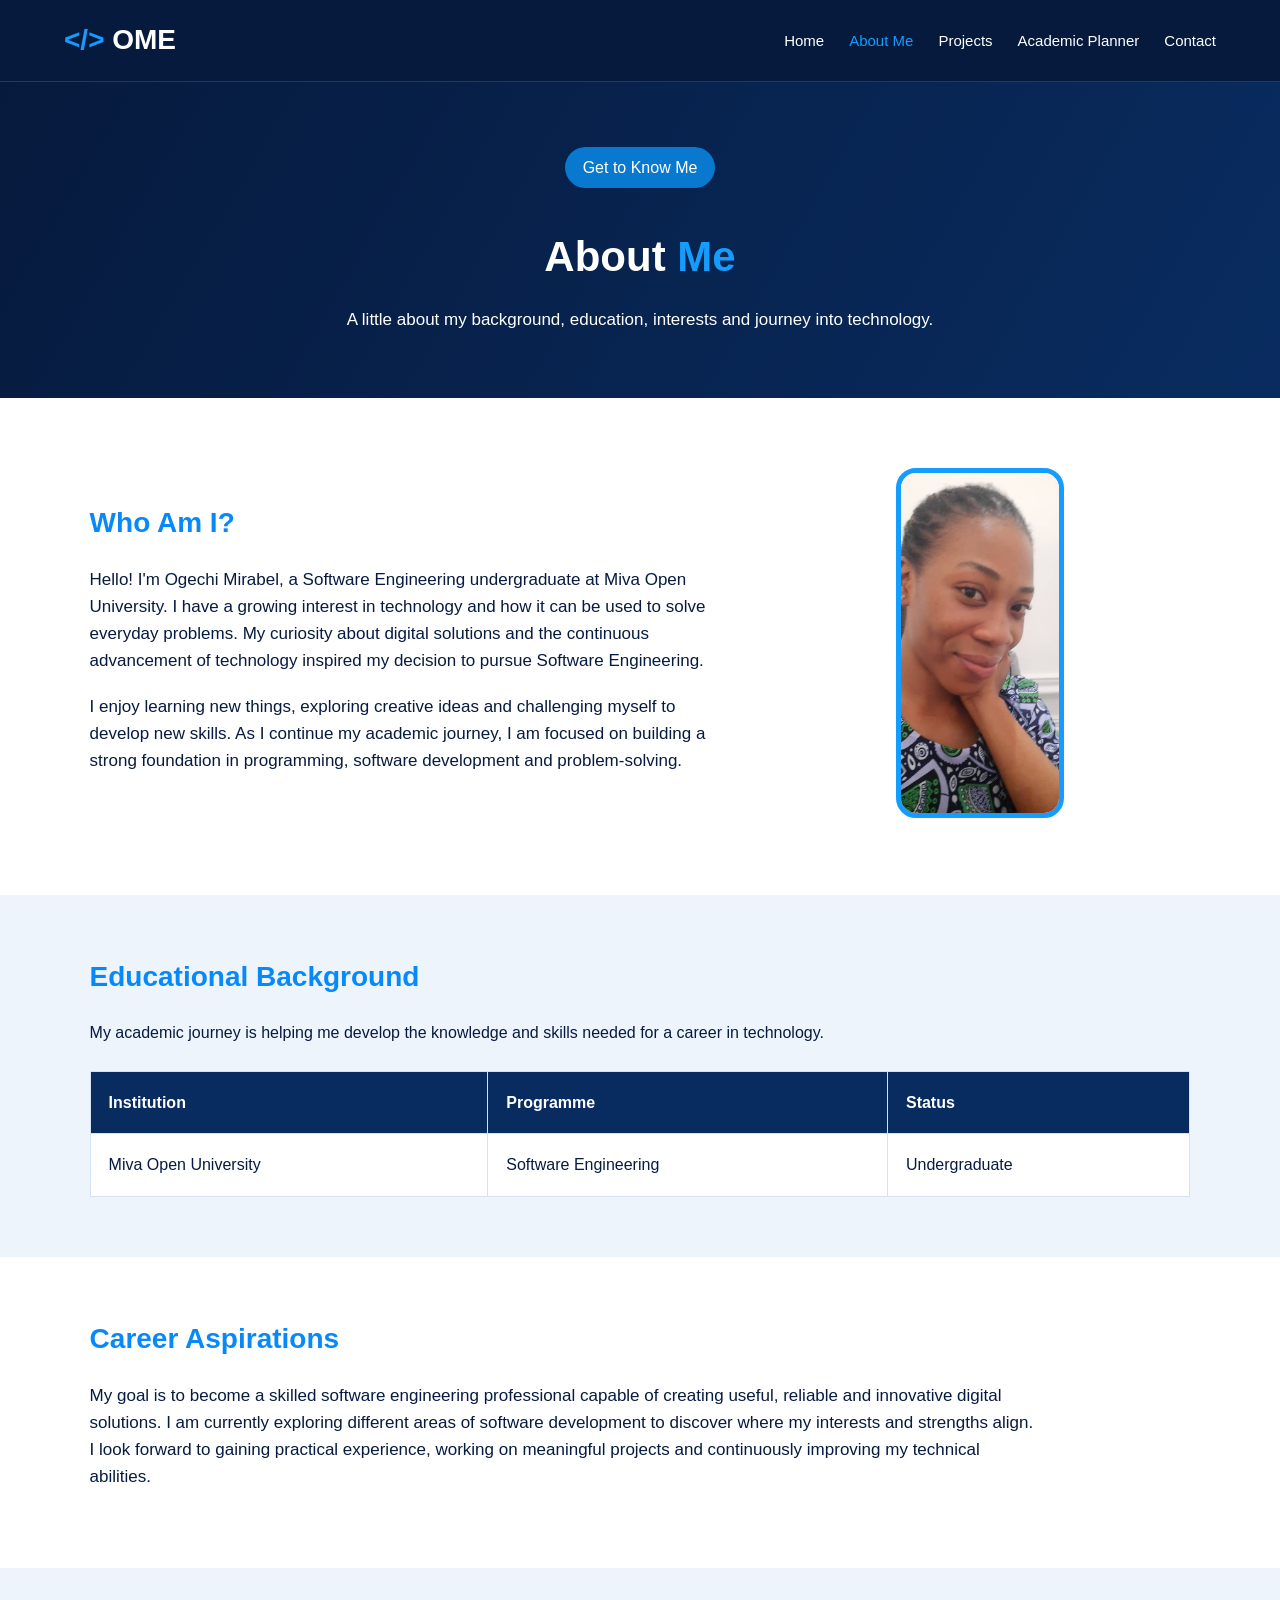
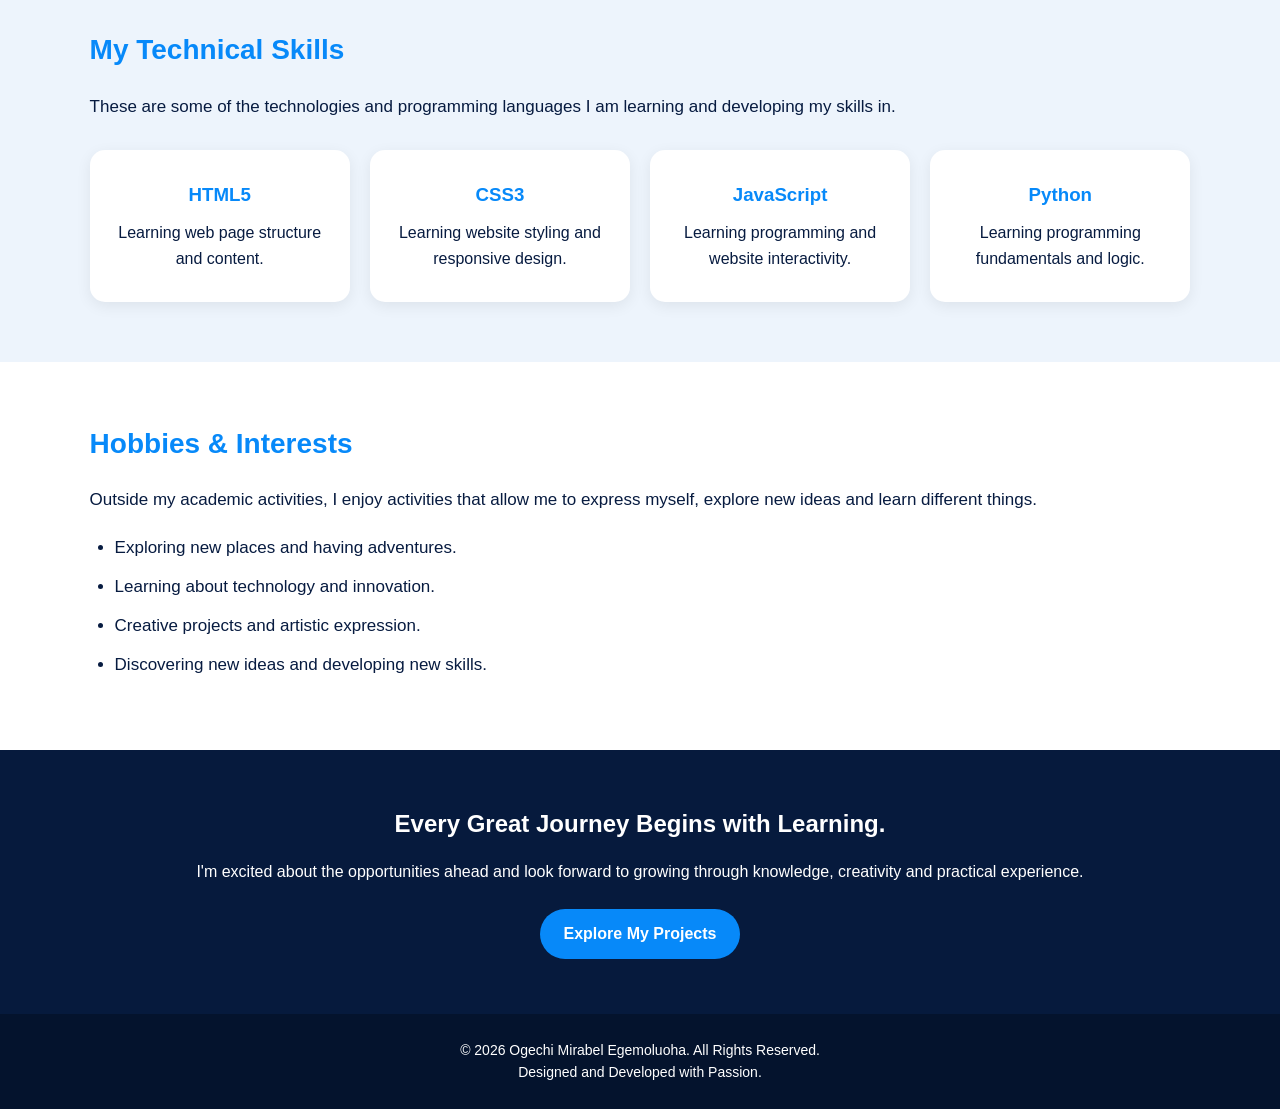
<file: about.html>
<!DOCTYPE html>
<html lang="en">

<head>
    <meta charset="UTF-8">
    <meta name="viewport" content="width=device-width, initial-scale=1.0">

    <meta name="description" content="Learn more about Ogechi Mirabel, her educational background, interests, technical skills and career aspirations.">

    <title>About Me | Ogechi Mirabel</title>

    <link rel="stylesheet" href="css/style.css">

    <script src="js/script.js" defer></script>
</head>

<body>

    <!-- HEADER -->
    <header>
        <nav class="navbar">

            <a href="index.html" class="logo">
                <span>&lt;/&gt;</span> OME
            </a>

            <ul class="nav-links">
                <li><a href="index.html">Home</a></li>
                <li><a href="about.html" class="active">About Me</a></li>
                <li><a href="projects.html">Projects</a></li>
                <li><a href="planner.html">Academic Planner</a></li>
                <li><a href="contact.html">Contact</a></li>
            </ul>

        </nav>
    </header>


    <!-- MAIN CONTENT -->
    <main>

        <!-- PAGE INTRODUCTION -->
        <section class="page-heading">

            <p class="welcome">Get to Know Me</p>

            <h1>About <span>Me</span></h1>

            <p>
                A little about my background, education,
                interests and journey into technology.
            </p>

        </section>


        <!-- PERSONAL INTRODUCTION -->
        <section class="about-content">

            <div class="about-text">

                <h2>Who Am I?</h2>

                <p>
                    Hello! I'm Ogechi Mirabel, a Software Engineering
                    undergraduate at Miva Open University.

                    I have a growing interest in technology and how
                    it can be used to solve everyday problems.
                    My curiosity about digital solutions and the
                    continuous advancement of technology inspired
                    my decision to pursue Software Engineering.
                </p>

                <p>
                    I enjoy learning new things, exploring creative
                    ideas and challenging myself to develop new skills.

                    As I continue my academic journey, I am focused
                    on building a strong foundation in programming,
                    software development and problem-solving.
                </p>

            </div>

            <div class="about-image">

                <img src="images/1000019509.jpg"
                     alt="Ogechi Mirabel">

            </div>

        </section>


        <!-- EDUCATIONAL BACKGROUND -->
        <section class="education-section">

            <h2>Educational Background</h2>

            <p>
                My academic journey is helping me develop the
                knowledge and skills needed for a career in technology.
            </p>

            <table>

                <thead>
                    <tr>
                        <th>Institution</th>
                        <th>Programme</th>
                        <th>Status</th>
                    </tr>
                </thead>

                <tbody>
                    <tr>
                        <td>Miva Open University</td>
                        <td>Software Engineering</td>
                        <td>Undergraduate</td>
                    </tr>
                </tbody>

            </table>

        </section>


        <!-- CAREER ASPIRATIONS -->
        <section class="career-section">

            <h2>Career Aspirations</h2>

            <p>
                My goal is to become a skilled software engineering
                professional capable of creating useful, reliable
                and innovative digital solutions.

                I am currently exploring different areas of software
                development to discover where my interests and
                strengths align.

                I look forward to gaining practical experience,
                working on meaningful projects and continuously
                improving my technical abilities.
            </p>

        </section>


        <!-- TECHNICAL SKILLS -->
        <section class="skills-section">

            <h2>My Technical Skills</h2>

            <p>
                These are some of the technologies and programming
                languages I am learning and developing my skills in.
            </p>

            <div class="skills-container">

                <div class="skill-card">
                    <h3>HTML5</h3>
                    <p>Learning web page structure and content.</p>
                </div>

                <div class="skill-card">
                    <h3>CSS3</h3>
                    <p>Learning website styling and responsive design.</p>
                </div>

                <div class="skill-card">
                    <h3>JavaScript</h3>
                    <p>Learning programming and website interactivity.</p>
                </div>

                <div class="skill-card">
                    <h3>Python</h3>
                    <p>Learning programming fundamentals and logic.</p>
                </div>

            </div>

        </section>


        <!-- HOBBIES AND INTERESTS -->
        <section class="hobbies-section">

            <h2>Hobbies & Interests</h2>

            <p>
                Outside my academic activities, I enjoy activities
                that allow me to express myself, explore new ideas
                and learn different things.
            </p>

            <ul class="hobbies-list">

                <li>Exploring new places and having adventures.</li>

                <li>Learning about technology and innovation.</li>

                <li>Creative projects and artistic expression.</li>

                <li>Discovering new ideas and developing new skills.</li>

            </ul>

        </section>


        <!-- CLOSING SECTION -->
        <section class="about-banner">

            <h2>Every Great Journey Begins with Learning.</h2>

            <p>
                I'm excited about the opportunities ahead
                and look forward to growing through knowledge,
                creativity and practical experience.
            </p>

            <a href="projects.html" class="btn">
                Explore My Projects
            </a>

        </section>

    </main>


    <!-- FOOTER -->
    <footer>

        <p>
            &copy; 2026 Ogechi Mirabel Egemoluoha.
            All Rights Reserved.
        </p>

        <p>Designed and Developed with Passion.</p>

    </footer>

</body>
</html>
</file>
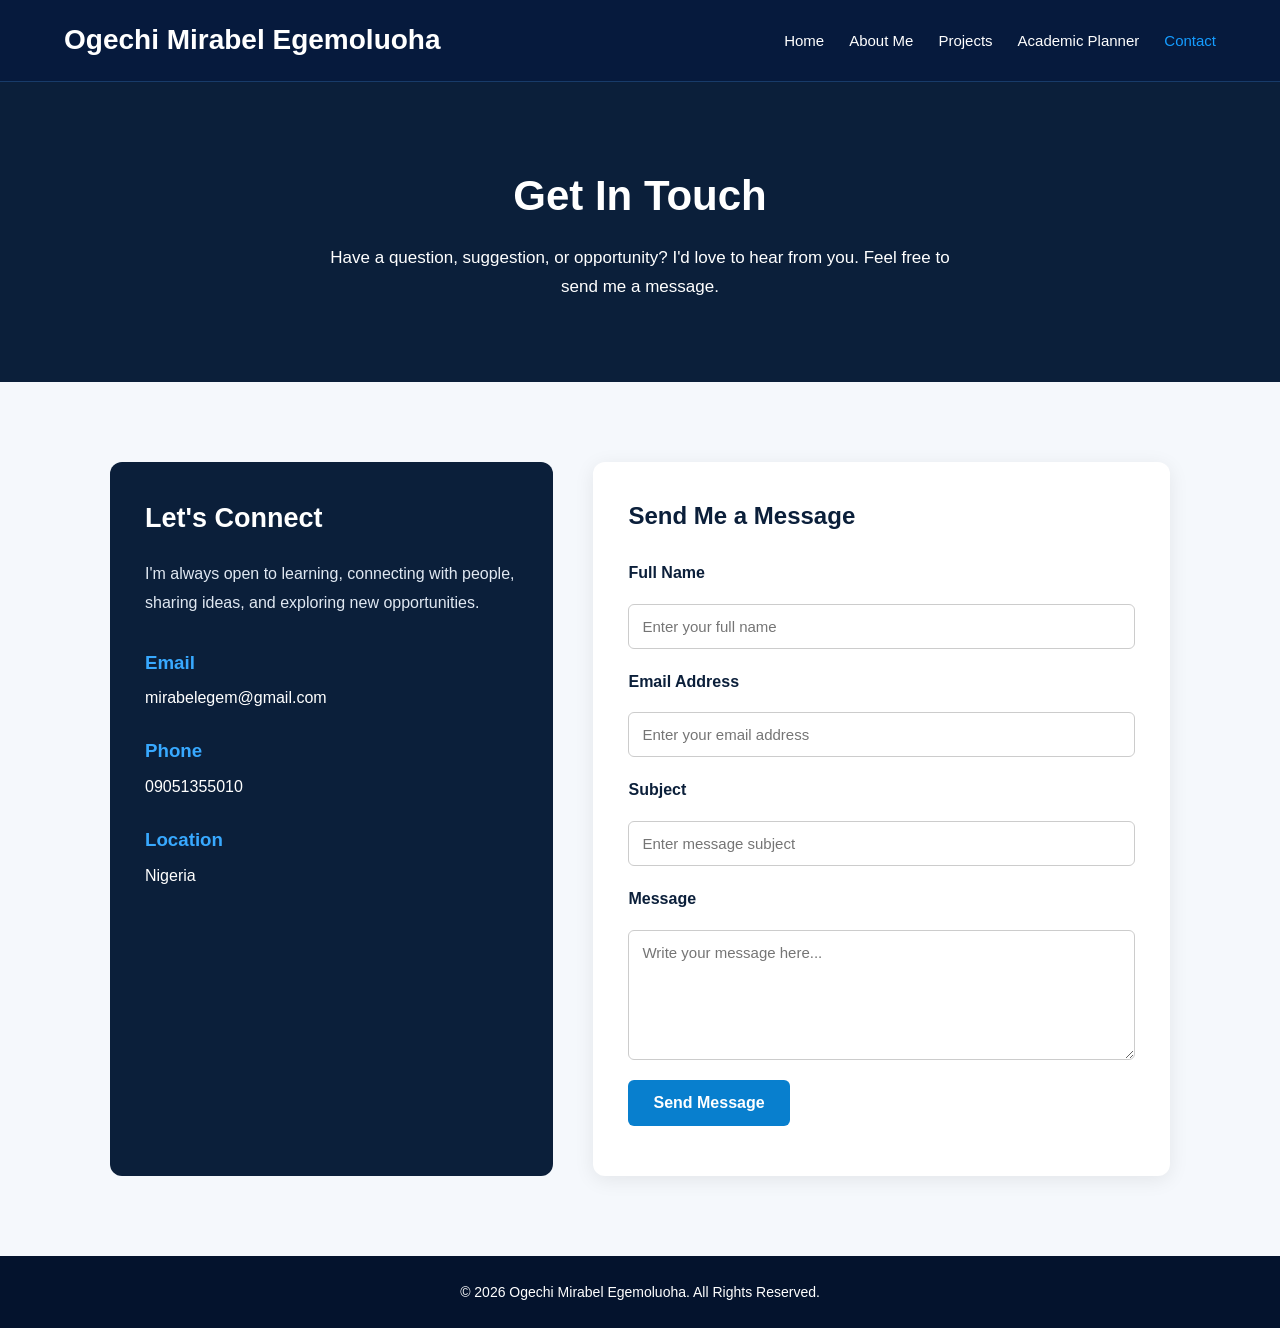
<file: contact.html>
<!DOCTYPE html>
<html lang="en">

<head>
    <meta charset="UTF-8">
    <meta name="viewport" content="width=device-width, initial-scale=1.0">

    <title>Contact Me | Ogechi Mirabel Egemoluoha</title>

    <link rel="stylesheet" href="css/style.css">
</head>

<body>

    <!-- Navigation Bar -->
    <header>
        <nav class="navbar">

            <div class="logo">
                Ogechi Mirabel Egemoluoha
            </div>

            <ul class="nav-links">
                <li><a href="index.html">Home</a></li>
                <li><a href="about.html">About Me</a></li>
                <li><a href="projects.html">Projects</a></li>
                <li><a href="planner.html">Academic Planner</a></li>
                <li><a href="contact.html" class="active">Contact</a></li>
            </ul>

        </nav>
    </header>


    <!-- Contact Hero Section -->
    <section class="contact-hero">

        <h1>Get In Touch</h1>

        <p>
            Have a question, suggestion, or opportunity?
            I'd love to hear from you. Feel free to send me a message.
        </p>

    </section>


    <!-- Contact Section -->
    <section class="contact-container">

        <!-- Contact Information -->
        <div class="contact-info">

            <h2>Let's Connect</h2>

            <p>
                I'm always open to learning, connecting with people,
                sharing ideas, and exploring new opportunities.
            </p>

            <div class="contact-detail">
                <h3>Email</h3>
                <p>mirabelegem@gmail.com</p>
            </div>

            <div class="contact-detail">
                <h3>Phone</h3>
                <p>09051355010</p>
            </div>

            <div class="contact-detail">
                <h3>Location</h3>
                <p>Nigeria</p>
            </div>

        </div>


        <!-- Contact Form -->
        <div class="contact-form-container">

            <h2>Send Me a Message</h2>

            <form id="contactForm">

                <div class="form-group">

                    <label for="contactName">Full Name</label>

                    <input
                        type="text"
                        id="contactName"
                        name="name"
                        placeholder="Enter your full name"
                        required
                    >

                </div>


                <div class="form-group">

                    <label for="contactEmail">Email Address</label>

                    <input
                        type="email"
                        id="contactEmail"
                        name="email"
                        placeholder="Enter your email address"
                        required
                    >

                </div>


                <div class="form-group">

                    <label for="contactSubject">Subject</label>

                    <input
                        type="text"
                        id="contactSubject"
                        name="subject"
                        placeholder="Enter message subject"
                        required
                    >

                </div>


                <div class="form-group">

                    <label for="contactMessage">Message</label>

                    <textarea
                        id="contactMessage"
                        name="message"
                        rows="6"
                        placeholder="Write your message here..."
                        required
                    ></textarea>

                </div>


                <button type="submit" class="send-message-btn">
                    Send Message
                </button>

                <p id="formFeedback"></p>

            </form>

        </div>

    </section>


    <!-- Footer -->
    <footer>

        <p>
            &copy; 2026 Ogechi Mirabel Egemoluoha.
            All Rights Reserved.
        </p>

    </footer>


    <script src="js/script.js"></script>

</body>

</html>
</file>
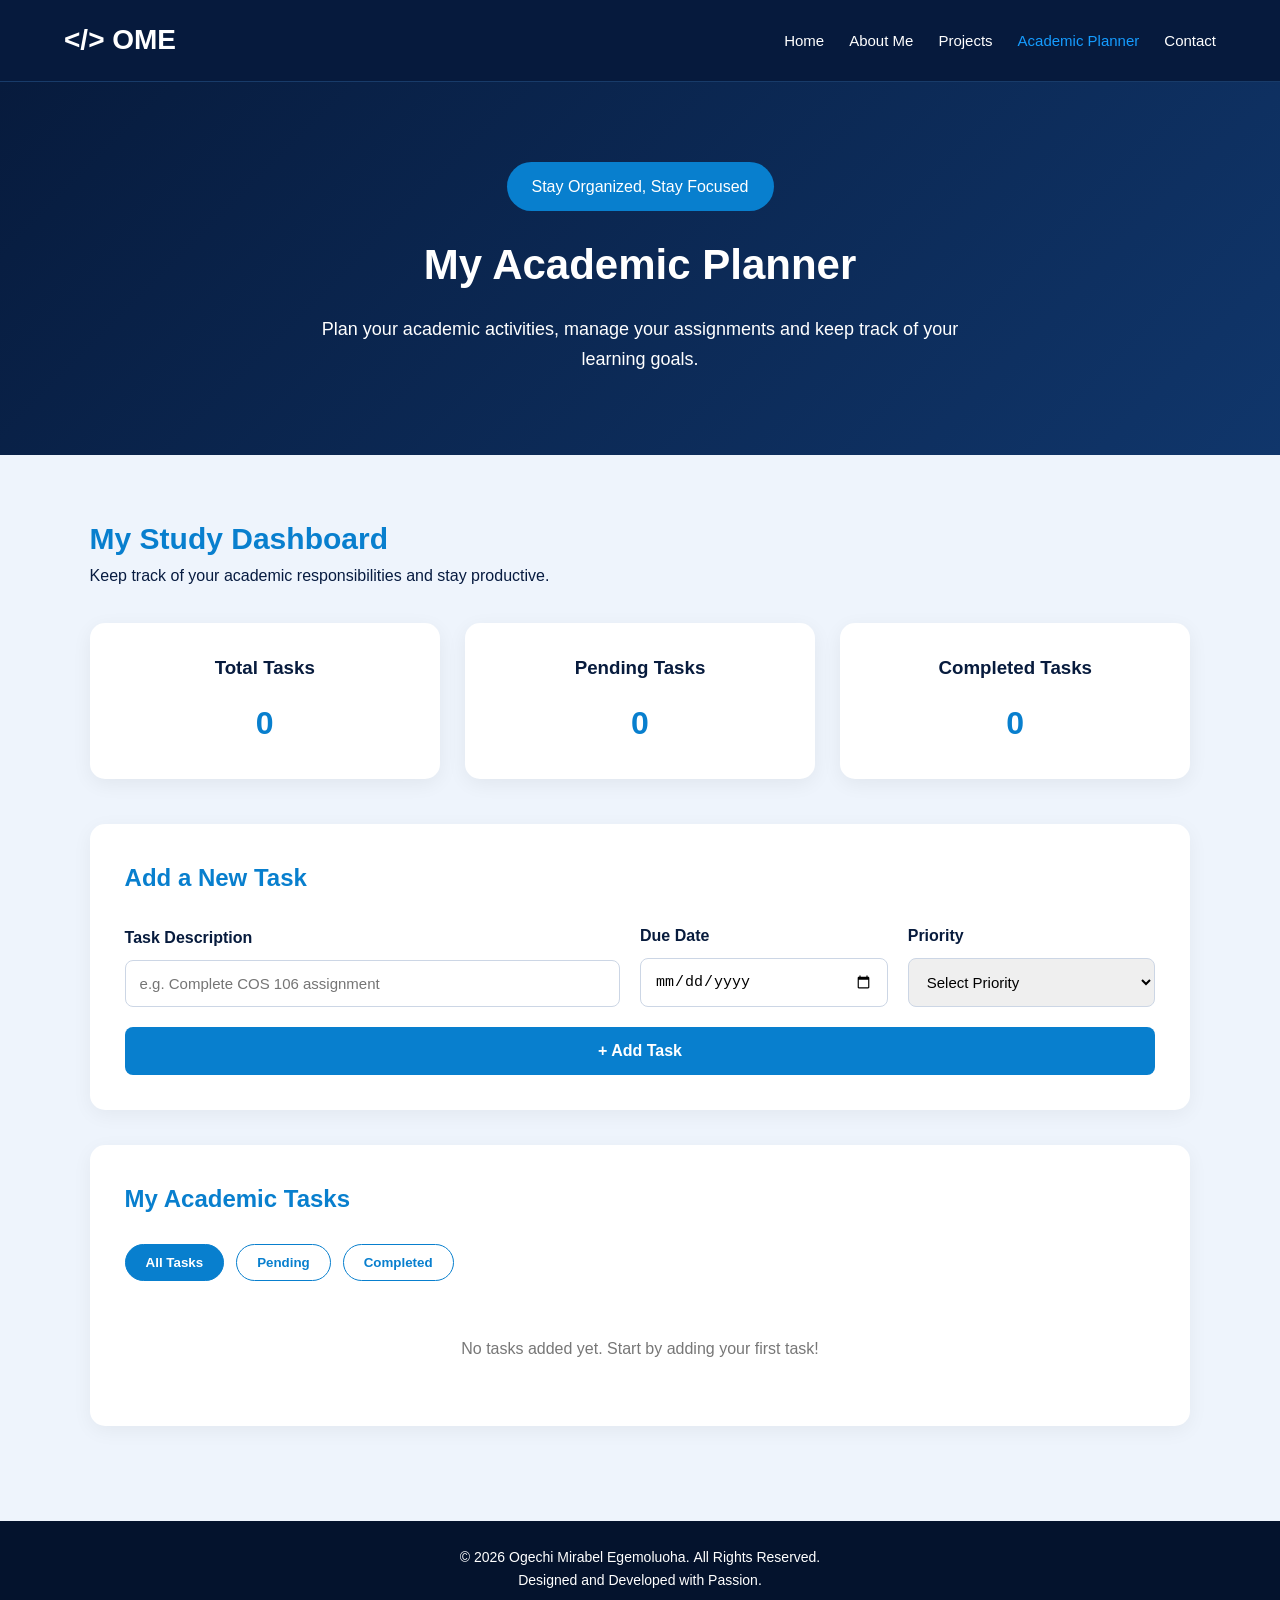
<file: planner.html>
<!DOCTYPE html>
<html lang="en">
<head>
    <meta charset="UTF-8">
    <meta name="viewport" content="width=device-width, initial-scale=1.0">

    <title>Academic Planner | Ogechi Mirabel</title>

    <link rel="stylesheet" href="css/style.css">
</head>

<body>

    <!-- Navigation Bar -->
    <header>
        <nav class="navbar">
            <a href="index.html" class="logo">
                &lt;/&gt; OME
            </a>

            <ul class="nav-links">
                <li><a href="index.html">Home</a></li>
                <li><a href="about.html">About Me</a></li>
                <li><a href="projects.html">Projects</a></li>
                <li><a href="planner.html" class="active">Academic Planner</a></li>
                <li><a href="contact.html">Contact</a></li>
            </ul>
        </nav>
    </header>


    <!-- Planner Hero Section -->
    <section class="planner-hero">

        <span class="hero-badge">Stay Organized, Stay Focused</span>

        <h1>My Academic Planner</h1>

        <p>
            Plan your academic activities, manage your assignments
            and keep track of your learning goals.
        </p>

    </section>


    <!-- Main Planner Section -->
    <main class="planner-container">

        <h2>My Study Dashboard</h2>

        <p class="planner-intro">
            Keep track of your academic responsibilities and stay productive.
        </p>


        <!-- Task Statistics -->
        <section class="task-statistics">

            <div class="stat-card">
                <h3>Total Tasks</h3>
                <p id="totalTasks">0</p>
            </div>

            <div class="stat-card">
                <h3>Pending Tasks</h3>
                <p id="pendingTasks">0</p>
            </div>

            <div class="stat-card">
                <h3>Completed Tasks</h3>
                <p id="completedTasks">0</p>
            </div>

        </section>


        <!-- Add Task Form -->
        <section class="add-task-section">

            <h2>Add a New Task</h2>

            <form id="taskForm">

                <div class="form-group">
                    <label for="taskInput">Task Description</label>

                    <input
                        type="text"
                        id="taskInput"
                        placeholder="e.g. Complete COS 106 assignment"
                        required
                    >
                </div>


                <div class="form-group">
                    <label for="taskDate">Due Date</label>

                    <input
                        type="date"
                        id="taskDate"
                        required
                    >
                </div>


                <div class="form-group">
                    <label for="taskPriority">Priority</label>

                    <select id="taskPriority" required>

                        <option value="">Select Priority</option>

                        <option value="High">High</option>

                        <option value="Medium">Medium</option>

                        <option value="Low">Low</option>

                    </select>
                </div>


                <button type="submit" class="add-task-btn">
                    + Add Task
                </button>

            </form>

        </section>


        <!-- Task List -->
<section class="task-list-section">

    <h2>My Academic Tasks</h2>

    <!-- Task Filter Buttons -->
    <div class="task-filters">

        <button class="filter-btn active" data-filter="all">
            All Tasks
        </button>

        <button class="filter-btn" data-filter="pending">
            Pending
        </button>

        <button class="filter-btn" data-filter="completed">
            Completed
        </button>

    </div>

    <div id="taskList">

        <p class="empty-message">
            No tasks added yet. Start by adding your first task!
        </p>

    </div>

</section>

        </section>

    </main>


    <!-- Footer -->
    <footer class="footer">

        <p>
            &copy; 2026 Ogechi Mirabel Egemoluohа.
            All Rights Reserved.
        </p>

        <p>Designed and Developed with Passion.</p>

    </footer>


    <script src="js/script.js"></script>

</body>
</html>
</file>
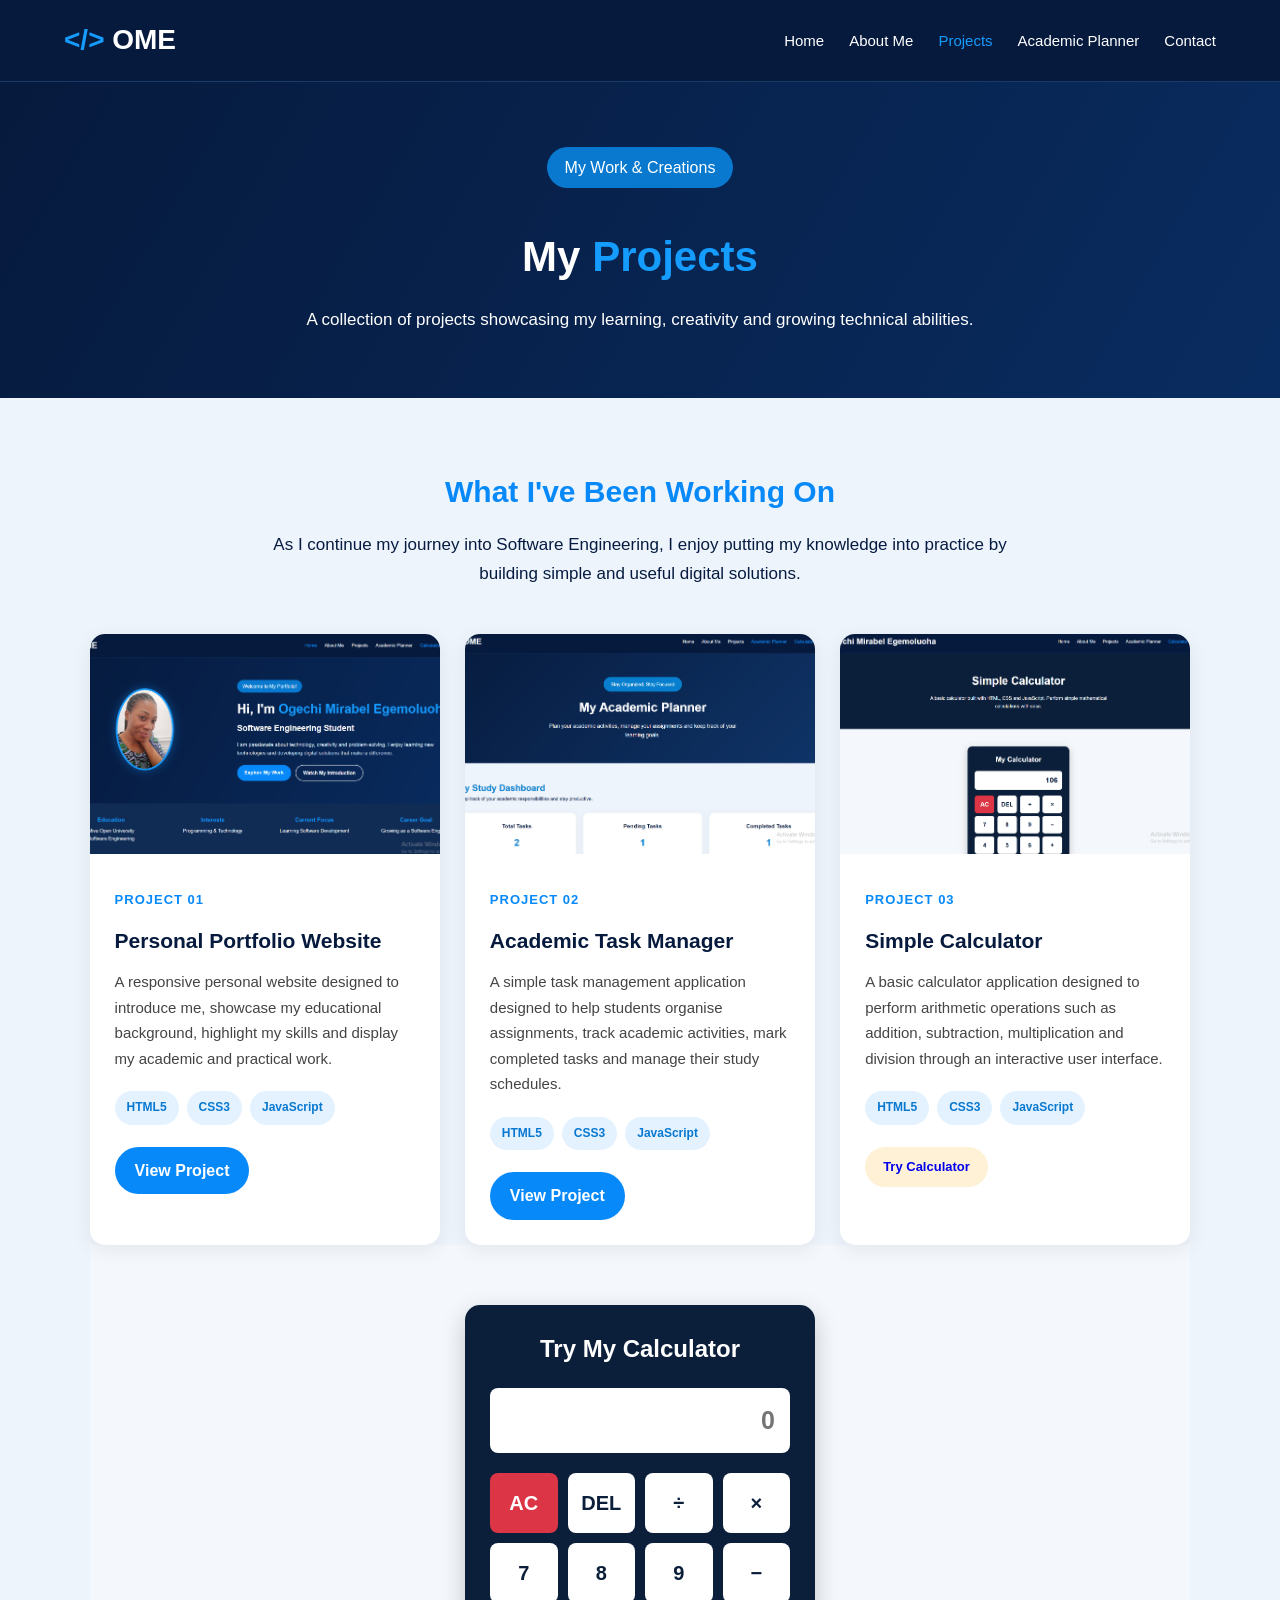
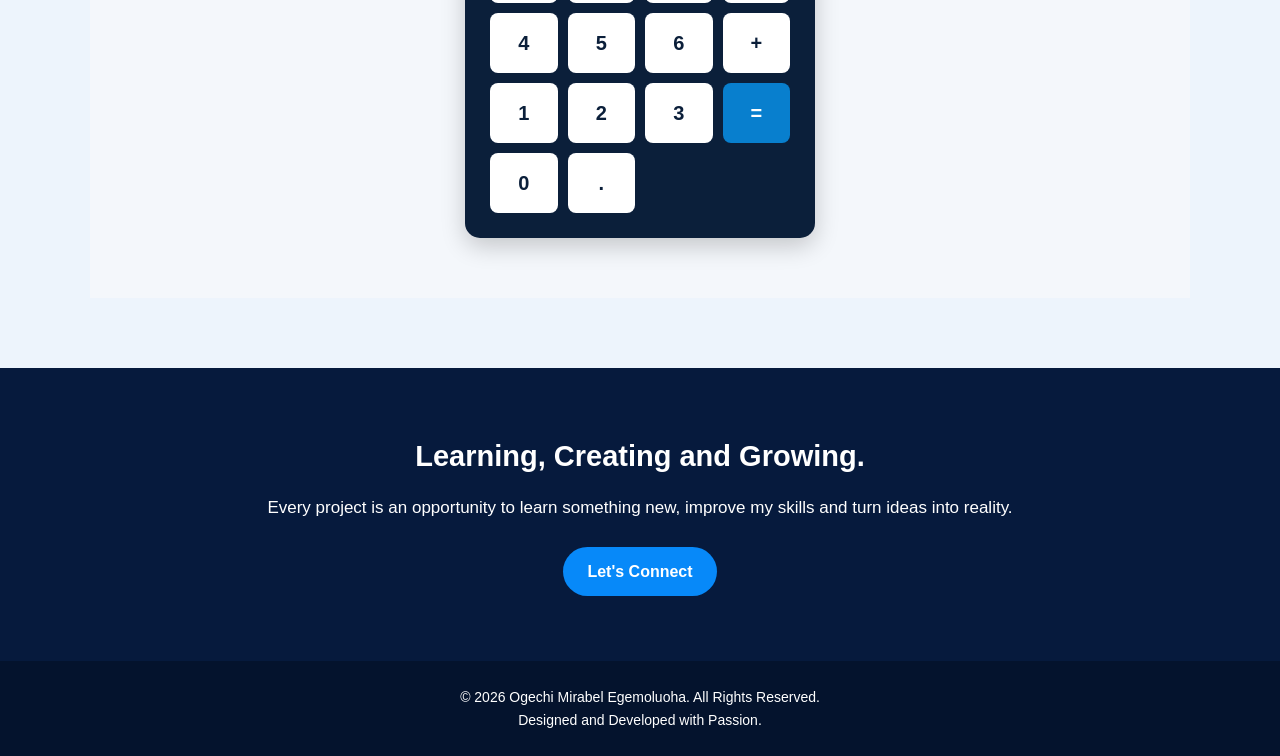
<file: projects.html>
<!DOCTYPE html>
<html lang="en">

<head>
    <meta charset="UTF-8">
    <meta name="viewport" content="width=device-width, initial-scale=1.0">

    <meta name="description" content="Explore the projects and practical work of Ogechi Mirabel, a Software Engineering student.">

    <title>My Projects | Ogechi Mirabel Egemoluoha</title>

    <link rel="stylesheet" href="css/style.css">

    <script src="js/script.js" defer></script>

</head>

<body>

    <!-- HEADER -->
    <header>
        <nav class="navbar">

            <a href="index.html" class="logo">
                <span>&lt;/&gt;</span> OME
            </a>

            <ul class="nav-links">
                <li><a href="index.html">Home</a></li>
                <li><a href="about.html">About Me</a></li>
                <li><a href="projects.html" class="active">Projects</a></li>
                <li><a href="planner.html">Academic Planner</a></li>
                <li><a href="contact.html">Contact</a></li>
            </ul>

        </nav>
    </header>


    <main>

        <!-- PAGE INTRODUCTION -->
        <section class="page-heading">

            <p class="welcome">My Work & Creations</p>

            <h1>My <span>Projects</span></h1>

            <p>
                A collection of projects showcasing my learning,
                creativity and growing technical abilities.
            </p>

        </section>


        <!-- PROJECTS SECTION -->
        <section class="projects-section">

            <div class="projects-intro">

                <h2>What I've Been Working On</h2>

                <p>
                    As I continue my journey into Software Engineering,
                    I enjoy putting my knowledge into practice by
                    building simple and useful digital solutions.
                </p>

            </div>


            <div class="projects-container">


                <!-- PROJECT 1 -->
                <article class="project-card">

                    <img src="images/project1.png"
                         alt="Personal portfolio website project">

                    <div class="project-info">

                        <span class="project-number">PROJECT 01</span>

                        <h3>Personal Portfolio Website</h3>

                        <p>
                            A responsive personal website designed
                            to introduce me, showcase my educational
                            background, highlight my skills and
                            display my academic and practical work.
                        </p>

                        <div class="project-tags">
                            <span>HTML5</span>
                            <span>CSS3</span>
                            <span>JavaScript</span>
                        </div>

                        <a href="index.html" class="project-btn">
                            View Project
                        </a>

                    </div>

                </article>


                <!-- PROJECT 2 -->
                <article class="project-card">

                    <img src="images/project2.png"
                         alt="Academic task management project">

                    <div class="project-info">

                        <span class="project-number">PROJECT 02</span>

                        <h3>Academic Task Manager</h3>

                        <p>
                            A simple task management application
                            designed to help students organise
                            assignments, track academic activities,
                            mark completed tasks and manage their
                            study schedules.
                        </p>

                        <div class="project-tags">
                            <span>HTML5</span>
                            <span>CSS3</span>
                            <span>JavaScript</span>
                        </div>

                        <a href="planner.html" class="project-btn">
                            View Project
                        </a>

                    </div>

                </article>


                <!-- PROJECT 3 -->
                <article class="project-card">

                    <img src="images/project3.png"
                         alt="Simple calculator application project">

                    <div class="project-info">

                        <span class="project-number">PROJECT 03</span>

                        <h3>Simple Calculator</h3>

                        <p>
                            A basic calculator application designed
                            to perform arithmetic operations such
                            as addition, subtraction, multiplication
                            and division through an interactive
                            user interface.
                        </p>

                        <div class="project-tags">
                            <span>HTML5</span>
                            <span>CSS3</span>
                            <span>JavaScript</span>
                        </div>

                        <span class="project-status">
                            <a href="#calculator-demo" class="project-link">Try Calculator</a>
                        </span>

                    </div>

                </article>


           </div>

<!-- INTERACTIVE CALCULATOR -->
<section class="calculator-section" id="calculator-demo">
    <div class="calculator">
        <h2>Try My Calculator</h2>

        <input type="text" id="calculatorDisplay" placeholder="0" readonly>

        <div class="calculator-buttons">
            <button class="clear-btn" data-action="clear">AC</button>
            <button data-action="delete">DEL</button>
            <button data-value="/">÷</button>
            <button data-value="*">×</button>

            <button data-value="7">7</button>
            <button data-value="8">8</button>
            <button data-value="9">9</button>
            <button data-value="-">−</button>

            <button data-value="4">4</button>
            <button data-value="5">5</button>
            <button data-value="6">6</button>
            <button data-value="+">+</button>

            <button data-value="1">1</button>
            <button data-value="2">2</button>
            <button data-value="3">3</button>
            <button class="equal-btn" data-action="calculate">=</button>

            <button data-value="0">0</button>
            <button data-value=".">.</button>
        </div>
    </div>
</section>

</section>
<section class="projects-banner">

            <h2>Learning, Creating and Growing.</h2>

            <p>
                Every project is an opportunity to learn something
                new, improve my skills and turn ideas into reality.
            </p>

            <a href="contact.html" class="btn">
                Let's Connect
            </a>

        </section>

    </main>


    <!-- FOOTER -->
    <footer>

        <p>
            &copy; 2026 Ogechi Mirabel Egemoluoha.
            All Rights Reserved.
        </p>

        <p>Designed and Developed with Passion.</p>

    </footer>

</body>

</html>
</file>
<file: css/style.css>
/* =================================
   1. GENERAL STYLING
================================= */

* {
    margin: 0;
    padding: 0;
    box-sizing: border-box;
}

html {
    scroll-behavior: smooth;
}

body {
    font-family: Arial, sans-serif;
    background-color: #f5f8fc;
    color: #071b40;
    line-height: 1.6;
}

a {
    text-decoration: none;
}


/* =================================
   2. NAVIGATION BAR
================================= */

header {
    background-color: #061a3d;
    padding: 18px 5%;
    border-bottom: 1px solid #183b69;
}

.navbar {
    display: flex;
    justify-content: space-between;
    align-items: center;
    flex-wrap: wrap;
    gap: 20px;
}

.logo {
    color: white;
    font-size: 28px;
    font-weight: bold;
}

.logo span {
    color: #159cff;
}

.nav-links {
    display: flex;
    list-style: none;
    gap: 25px;
    flex-wrap: wrap;
}

.nav-links a {
    color: white;
    font-size: 15px;
    transition: 0.3s;
}

.nav-links a:hover,
.nav-links a.active {
    color: #159cff;
}


/* =================================
   3. HERO SECTION
================================= */

.hero {
    background: linear-gradient(120deg, #061a3d, #092c60);
    color: white;
    padding: 65px 7%;
    display: flex;
    align-items: center;
    justify-content: center;
    gap: 65px;
    min-height: 480px;
}

.hero-image {
    flex: 1;
    text-align: center;
}

.hero-image img {
    width: 40%;
    max-width: 270px;
    height: 270px;
    object-fit: cover;
    border-radius: 50%;
    border: 6px solid #159cff;
    box-shadow: 0 0 30px rgba(21, 156, 255, 0.4);
}

.hero-content {
    flex: 1.5;
}

.welcome {
    display: inline-block;
    background-color: #0879cf;
    padding: 8px 18px;
    border-radius: 25px;
    margin-bottom: 20px;
}

.hero-content h1 {
    font-size: 42px;
    margin-bottom: 8px;
}

.hero-content h1 span {
    color: #159cff;
}

.hero-content h2 {
    font-size: 27px;
    margin-bottom: 20px;
}

.hero-content > p:not(.welcome) {
    font-size: 17px;
    margin-bottom: 25px;
    color: #d9e6f5;
}


/* =================================
   4. BUTTONS
================================= */

.hero-buttons {
    display: flex;
    gap: 15px;
    flex-wrap: wrap;
}

.btn {
    display: inline-block;
    background-color: #0789f9;
    color: white;
    padding: 12px 24px;
    border-radius: 30px;
    font-weight: bold;
    transition: 0.3s;
}

.btn:hover {
    background-color: #0065bd;
    transform: translateY(-3px);
}

.btn-outline {
    background-color: transparent;
    border: 2px solid white;
}

.btn-outline:hover {
    background-color: white;
    color: #061a3d;
}


/* =================================
   5. ACADEMIC HIGHLIGHTS
================================= */

.highlights {
    display: grid;
    grid-template-columns: repeat(4, 1fr);
    background-color: #102c55;
    color: white;
    padding: 30px 5%;
    gap: 20px;
    text-align: center;
}

.highlight-item {
    padding: 10px;
}

.highlight-item h3 {
    color: #159cff;
    margin-bottom: 8px;
}


/* =================================
   6. ABOUT PREVIEW
================================= */

.about-preview {
    padding: 65px 7%;
    background-color: white;
}

.about-preview h2 {
    color: #0789f9;
    margin-bottom: 15px;
}

.about-preview h3 {
    font-size: 28px;
    margin-bottom: 15px;
}

.about-preview p {
    max-width: 750px;
    margin-bottom: 25px;
    font-size: 17px;
}


/* =================================
   7. VIDEO SECTION
================================= */

.video-section {
    padding: 60px 7%;
    text-align: center;
    background-color: #edf4fc;
}

.video-section h2 {
    font-size: 30px;
    margin-bottom: 12px;
}

.video-section p {
    margin-bottom: 25px;
}

.video-section video {
    width: 100%;
    max-width: 750px;
    border-radius: 15px;
    box-shadow: 0 5px 20px rgba(0, 0, 0, 0.15);
}


/* =================================
   8. CONTACT BANNER
================================= */

.contact-banner {
    background-color: #061a3d;
    color: white;
    padding: 45px 7%;
    text-align: center;
}

.contact-banner h2 {
    margin-bottom: 20px;
}


/* =================================
   9. FOOTER
================================= */

footer {
    background-color: #04132d;
    color: white;
    text-align: center;
    padding: 25px;
    font-size: 14px;
}


/* =================================
   10. RESPONSIVE DESIGN
================================= */

@media screen and (max-width: 900px) {

    .hero {
        gap: 30px;
        padding: 50px 5%;
    }

    .hero-content h1 {
        font-size: 32px;
    }

    .highlights {
        grid-template-columns: repeat(2, 1fr);
    }

}

@media screen and (max-width: 600px) {

    .navbar {
        flex-direction: column;
    }

    .nav-links {
        justify-content: center;
        gap: 15px;
    }

    .hero {
        flex-direction: column;
        text-align: center;
    }

    .hero-image img {
        max-width: 250px;
        height: 250px;
    }

    .hero-content h1 {
        font-size: 30px;
    }

    .hero-content h2 {
        font-size: 21px;
    }

    .hero-buttons {
        justify-content: center;
    }

    .highlights {
        grid-template-columns: 1fr;
    }

    .about-preview {
        text-align: center;
    }

}

/* =================================
   ABOUT PAGE STYLING
================================= */

.page-heading {
    background: linear-gradient(120deg, #061a3d, #092c60);
    color: white;
    text-align: center;
    padding: 65px 7%;
}

.page-heading h1 {
    font-size: 42px;
    margin: 15px 0;
}

.page-heading h1 span {
    color: #159cff;
}

.page-heading > p:last-child {
    font-size: 17px;
}


/* PERSONAL INTRODUCTION */

.about-content {
    display: flex;
    align-items: center;
    gap: 50px;
    padding: 70px 7%;
    background-color: white;
}

.about-text {
    flex: 1.5;
}

.about-text h2,
.education-section h2,
.career-section h2,
.skills-section h2,
.hobbies-section h2 {
    font-size: 28px;
    color: #0789f9;
    margin-bottom: 20px;
}

.about-text p,
.career-section p,
.skills-section > p,
.hobbies-section > p {
    font-size: 17px;
    margin-bottom: 18px;
}

.about-image {
    flex: 1;
    text-align: center;
}

.about-image img {
    width: 40%;
    max-width: 350px;
    height: 350px;
    object-fit: cover;
    border-radius: 20px;
    border: 5px solid #159cff;
}


/* EDUCATIONAL BACKGROUND */

.education-section {
    padding: 60px 7%;
    background-color: #edf4fc;
}

.education-section table {
    width: 100%;
    border-collapse: collapse;
    margin-top: 25px;
    background-color: white;
}

.education-section th,
.education-section td {
    border: 1px solid #d5e2f1;
    padding: 18px;
    text-align: left;
}

.education-section th {
    background-color: #092c60;
    color: white;
}


/* CAREER ASPIRATIONS */

.career-section {
    padding: 60px 7%;
    background-color: white;
}

.career-section p {
    max-width: 950px;
}


/* TECHNICAL SKILLS */

.skills-section {
    padding: 60px 7%;
    background-color: #edf4fc;
}

.skills-container {
    display: grid;
    grid-template-columns: repeat(4, 1fr);
    gap: 20px;
    margin-top: 30px;
}

.skill-card {
    background-color: white;
    padding: 30px 20px;
    border-radius: 15px;
    text-align: center;
    box-shadow: 0 4px 15px rgba(0, 0, 0, 0.07);
    transition: 0.3s;
}

.skill-card:hover {
    transform: translateY(-8px);
    box-shadow: 0 8px 20px rgba(0, 137, 249, 0.15);
}

.skill-card h3 {
    color: #0789f9;
    margin-bottom: 10px;
}


/* HOBBIES AND INTERESTS */

.hobbies-section {
    padding: 60px 7%;
    background-color: white;
}

.hobbies-list {
    padding-left: 25px;
    margin-top: 20px;
}

.hobbies-list li {
    margin-bottom: 12px;
    font-size: 17px;
}


/* CLOSING BANNER */

.about-banner {
    background-color: #061a3d;
    color: white;
    padding: 55px 7%;
    text-align: center;
}

.about-banner h2 {
    margin-bottom: 15px;
}

.about-banner p {
    margin-bottom: 25px;
}


/* ABOUT PAGE RESPONSIVENESS */

@media screen and (max-width: 800px) {

    .about-content {
        flex-direction: column;
        text-align: center;
    }

    .skills-container {
        grid-template-columns: repeat(2, 1fr);
    }

}

@media screen and (max-width: 600px) {

    .page-heading h1 {
        font-size: 32px;
    }

    .about-image img {
        max-width: 260px;
        height: 260px;
    }

    .skills-container {
        grid-template-columns: 1fr;
    }

    .education-section {
        overflow-x: auto;
    }

    .education-section table {
        min-width: 500px;
    }

}

/* =================================
   PROJECTS PAGE STYLING
================================= */

.projects-section {
    padding: 70px 7%;
    background-color: #edf4fc;
}

.projects-intro {
    text-align: center;
    max-width: 750px;
    margin: 0 auto 45px;
}

.projects-intro h2 {
    color: #0789f9;
    font-size: 30px;
    margin-bottom: 15px;
}

.projects-intro p {
    font-size: 17px;
    line-height: 1.7;
}


/* PROJECT CARDS */

.projects-container {
    display: grid;
    grid-template-columns: repeat(3, 1fr);
    gap: 25px;
    align-items: stretch;
}

.project-card {
    background-color: white;
    border-radius: 15px;
    overflow: hidden;
    box-shadow: 0 5px 20px rgba(0, 0, 0, 0.07);
    transition: transform 0.3s ease, box-shadow 0.3s ease;
}

.project-card:hover {
    transform: translateY(-10px);

    box-shadow: 0 12px 25px rgba(0, 0, 0, 0.12);
}

.project-card img {
    width: 100%;
    height: 220px;
    object-fit: cover;
}

.project-info {
    padding: 25px;
}

.project-number {
    color: #0789f9;
    font-size: 13px;
    font-weight: bold;
    letter-spacing: 1px;
}

.project-info h3 {
    font-size: 21px;
    color: #061a3d;
    margin: 12px 0;
}

.project-info p {
    font-size: 15px;
    line-height: 1.7;
    color: #444;
    margin-bottom: 20px;
}


/* TECHNOLOGY TAGS */

.project-tags {
    display: flex;
    flex-wrap: wrap;
    gap: 8px;
    margin-bottom: 22px;
}

.project-tags span {
    background-color: #e4f2ff;
    color: #0878d1;
    padding: 7px 12px;
    border-radius: 20px;
    font-size: 12px;
    font-weight: bold;
}


/* PROJECT BUTTON */

.project-btn {
    display: inline-block;
    background-color: #0789f9;
    color: white;
    padding: 11px 20px;
    border-radius: 25px;
    text-decoration: none;
    font-weight: bold;
    transition: 0.3s;
}

.project-btn:hover {
    background-color: #061a3d;
}


/* COMING SOON LABEL */

.project-status {
    display: inline-block;
    background-color: #fff1d6;
    color: #946200;
    padding: 10px 18px;
    border-radius: 20px;
    font-size: 13px;
    font-weight: bold;
}


/* CLOSING BANNER */

.projects-banner {
    background-color: #061a3d;
    color: white;
    text-align: center;
    padding: 65px 7%;
}

.projects-banner h2 {
    font-size: 29px;
    margin-bottom: 15px;
}

.projects-banner p {
    font-size: 17px;
    margin-bottom: 25px;
}


/* RESPONSIVE DESIGN */

@media screen and (max-width: 950px) {

    .projects-container {
        grid-template-columns: repeat(2, 1fr);
    }

}

@media screen and (max-width: 600px) {

    .projects-container {
        grid-template-columns: 1fr;
    }

    .projects-intro h2 {
        font-size: 25px;
    }

    .projects-banner h2 {
        font-size: 23px;
    }

}

/* ==============================
   ACADEMIC PLANNER
================================= */

.planner-hero {
    background: linear-gradient(135deg, #071b3d, #10366b);
    color: white;
    text-align: center;
    padding: 80px 20px;
}

.hero-badge {
    display: inline-block;
    background: #087fce;
    padding: 12px 25px;
    border-radius: 30px;
    margin-bottom: 20px;
}

.planner-hero h1 {
    font-size: 42px;
    margin-bottom: 15px;
}

.planner-hero p {
    font-size: 18px;
    max-width: 700px;
    margin: auto;
    line-height: 1.7;
}

.planner-container {
    background: #eef4fc;
    padding: 60px 7%;
}

.planner-container > h2 {
    color: #087fce;
    font-size: 30px;
}

.planner-intro {
    margin-bottom: 35px;
}


/* Task Statistics */

.task-statistics {
    display: grid;
    grid-template-columns: repeat(3, 1fr);
    gap: 25px;
    margin-bottom: 45px;
}

.stat-card {
    background: white;
    padding: 30px;
    border-radius: 15px;
    text-align: center;
    box-shadow: 0 5px 20px rgba(0,0,0,0.06);
}

.stat-card h3 {
    color: #071b3d;
    margin-bottom: 15px;
}

.stat-card p {
    font-size: 32px;
    font-weight: bold;
    color: #087fce;
}


/* Add Task Form */

.add-task-section,
.task-list-section {
    background: white;
    padding: 35px;
    border-radius: 15px;
    margin-bottom: 35px;
    box-shadow: 0 5px 20px rgba(0,0,0,0.05);
}

.add-task-section h2,
.task-list-section h2 {
    color: #087fce;
    margin-bottom: 25px;
}

#taskForm {
    display: grid;
    grid-template-columns: 2fr 1fr 1fr;
    gap: 20px;
    align-items: end;
}

.form-group {
    display: flex;
    flex-direction: column;
    gap: 10px;
}

.form-group label {
    font-weight: bold;
    color: #071b3d;
}

.form-group input,
.form-group select {
    padding: 14px;
    border: 1px solid #ccd6e5;
    border-radius: 8px;
    font-size: 15px;
    width: 100%;
}

.add-task-btn {
    background: #087fce;
    color: white;
    border: none;
    padding: 15px;
    border-radius: 8px;
    font-size: 16px;
    font-weight: bold;
    cursor: pointer;
    transition: 0.3s;
    grid-column: 1 / -1;
}

.add-task-btn:hover {
    background: #071b3d;
}


/* Task Items */

.task-item {
    display: flex;
    justify-content: space-between;
    align-items: center;
    gap: 20px;
    padding: 20px;
    border: 1px solid #e0e7f0;
    border-radius: 10px;
    margin-bottom: 15px;
    background: #fff;
}

.task-details h3 {
    color: #071b3d;
    margin-bottom: 8px;
}

.task-details p {
    color: #555;
    margin: 5px 0;
}

.task-actions {
    display: flex;
    gap: 10px;
}

.complete-btn,
.delete-btn {
    padding: 10px 15px;
    border: none;
    border-radius: 7px;
    cursor: pointer;
    color: white;
}

.complete-btn {
    background: #087fce;
}

.delete-btn {
    background: #dc3545;
}

.completed-task {
    opacity: 0.6;
}

.completed-task h3 {
    text-decoration: line-through;
}

.empty-message {
    text-align: center;
    padding: 30px;
    color: #777;
}


/* Priority Labels */

.priority-high {
    color: #dc3545 !important;
    font-weight: bold;
}

.priority-medium {
    color: #e69500 !important;
    font-weight: bold;
}

.priority-low {
    color: #198754 !important;
    font-weight: bold;
}


/* Responsive Design */

@media (max-width: 768px) {

    .task-statistics {
        grid-template-columns: 1fr;
    }

    #taskForm {
        grid-template-columns: 1fr;
    }

    .task-item {
        flex-direction: column;
        align-items: flex-start;
    }

    .task-actions {
        width: 100%;
    }

    .planner-hero h1 {
        font-size: 30px;
    }

    .add-task-section,
    .task-list-section {
        padding: 20px;
    }

}

/* TASK FILTER BUTTONS */

.task-filters {
    display: flex;
    gap: 12px;
    flex-wrap: wrap;
    margin-bottom: 25px;
}

.filter-btn {
    padding: 10px 20px;
    border: 1px solid #087fce;
    background: white;
    color: #087fce;
    border-radius: 20px;
    cursor: pointer;
    font-weight: bold;
    transition: 0.3s;
}

.filter-btn:hover,
.filter-btn.active {
    background: #087fce;
    color: white;
}

/* Overdue Task Styling */

.overdue-task {
    border-left: 5px solid #dc3545;
    background-color: #fff5f5;
}

.overdue-text {
    color: #dc3545;
    font-weight: bold;
}

/* =================================
   ACADEMIC PLANNER RESPONSIVENESS
================================= */

/* Tablets and smaller screens */
@media (max-width: 768px) {

    .planner-container {
        width: 95%;
        padding: 20px 10px;
    }

    .task-statistics {
        grid-template-columns: repeat(2, 1fr);
        gap: 15px;
    }

    #taskForm {
        padding: 20px;
    }

    .task-item {
        flex-direction: column;
        align-items: flex-start;
        gap: 15px;
    }

    .task-actions {
        width: 100%;
    }

    .task-actions button {
        flex: 1;
    }

}

/* Mobile phones */
@media (max-width: 480px) {

    .task-statistics {
        grid-template-columns: 1fr;
    }

    .task-filters {
        gap: 8px;
    }

    .filter-btn {
        padding: 8px 14px;
        font-size: 13px;
    }

    #taskForm {
        padding: 15px;
    }

    .add-task-btn {
        width: 100%;
    }

    .task-item {
        padding: 15px;
    }

    .task-actions {
        flex-direction: column;
    }

    .task-actions button {
        width: 100%;
    }

}

/* =================================
   CONTACT PAGE STYLING
================================= */

/* Contact Hero Section */

.contact-hero {
    background: #0b1f3a;
    color: white;
    text-align: center;
    padding: 80px 20px;
}

.contact-hero h1 {
    font-size: 42px;
    margin-bottom: 15px;
}

.contact-hero p {
    font-size: 17px;
    max-width: 650px;
    margin: auto;
    line-height: 1.7;
}


/* Main Contact Container */

.contact-container {
    display: grid;
    grid-template-columns: 1fr 1.3fr;
    gap: 40px;
    max-width: 1100px;
    margin: 60px auto;
    padding: 20px;
}


/* Contact Information */

.contact-info {
    background: #0b1f3a;
    color: white;
    padding: 35px;
    border-radius: 12px;
}

.contact-info h2 {
    font-size: 27px;
    margin-bottom: 20px;
}

.contact-info > p {
    line-height: 1.8;
    margin-bottom: 30px;
    color: #e0e8f2;
}

.contact-detail {
    margin-bottom: 25px;
}

.contact-detail h3 {
    color: #38a9ff;
    margin-bottom: 8px;
}

.contact-detail p {
    line-height: 1.6;
}


/* Contact Form Container */

.contact-form-container {
    background: white;
    padding: 35px;
    border-radius: 12px;
    box-shadow: 0 4px 20px rgba(0, 0, 0, 0.08);
}

.contact-form-container h2 {
    color: #0b1f3a;
    margin-bottom: 25px;
}


/* Form Inputs */

.contact-form-container .form-group {
    margin-bottom: 20px;
}

.contact-form-container label {
    display: block;
    margin-bottom: 8px;
    font-weight: bold;
    color: #0b1f3a;
}

.contact-form-container input,
.contact-form-container textarea {
    width: 100%;
    padding: 13px;
    border: 1px solid #ccc;
    border-radius: 6px;
    font-size: 15px;
    font-family: inherit;
    box-sizing: border-box;
}

.contact-form-container input:focus,
.contact-form-container textarea:focus {
    outline: none;
    border-color: #087fce;
    box-shadow: 0 0 5px rgba(8, 127, 206, 0.2);
}

.contact-form-container textarea {
    resize: vertical;
}


/* Send Message Button */

.send-message-btn {
    background: #087fce;
    color: white;
    padding: 14px 25px;
    border: none;
    border-radius: 6px;
    font-size: 16px;
    font-weight: bold;
    cursor: pointer;
    transition: 0.3s;
}

.send-message-btn:hover {
    background: #0b1f3a;
    transform: translateY(-2px);
}


/* Form Feedback */

#formFeedback {
    margin-top: 15px;
    font-weight: bold;
}


/* Mobile Responsiveness */

@media (max-width: 768px) {

    .contact-hero {
        padding: 60px 20px;
    }

    .contact-hero h1 {
        font-size: 32px;
    }

    .contact-container {
        grid-template-columns: 1fr;
        margin: 30px auto;
        gap: 25px;
    }

    .contact-info,
    .contact-form-container {
        padding: 25px;
    }

}

@media (max-width: 480px) {

    .contact-hero h1 {
        font-size: 28px;
    }

    .contact-hero p {
        font-size: 15px;
    }

    .send-message-btn {
        width: 100%;
    }

}

/* =================================
   SIMPLE CALCULATOR STYLING
================================= */

/* Calculator Hero Section */

.calculator-hero {
    background: #0b1f3a;
    color: white;
    text-align: center;
    padding: 65px 20px;
}

.calculator-hero h1 {
    font-size: 38px;
    margin-bottom: 15px;
}

.calculator-hero p {
    max-width: 650px;
    margin: auto;
    line-height: 1.7;
}


/* Calculator Section */

.calculator-section {
    display: flex;
    justify-content: center;
    align-items: center;
    padding: 60px 20px;
    background: #f4f7fb;
}


/* Calculator Body */

.calculator {
    background: #0b1f3a;
    width: 100%;
    max-width: 350px;
    padding: 25px;
    border-radius: 15px;
    box-shadow: 0 8px 25px rgba(0, 0, 0, 0.2);
}

.calculator h2 {
    color: white;
    text-align: center;
    margin-bottom: 20px;
}


/* Calculator Display */

#calculatorDisplay {
    width: 100%;
    height: 65px;
    padding: 15px;
    margin-bottom: 20px;
    box-sizing: border-box;
    border: none;
    border-radius: 8px;
    background: white;
    color: #0b1f3a;
    font-size: 25px;
    font-weight: bold;
    text-align: right;
}


/* Calculator Buttons */

.calculator-buttons {
    display: grid;
    grid-template-columns: repeat(4, 1fr);
    gap: 10px;
}

.calculator-buttons button {
    height: 60px;
    border: none;
    border-radius: 8px;
    background: white;
    color: #0b1f3a;
    font-size: 20px;
    font-weight: bold;
    cursor: pointer;
    transition: 0.3s;
}

.calculator-buttons button:hover {
    background: #dceeff;
    transform: scale(1.04);
}


/* Special Buttons */

.calculator-buttons .clear-btn {
    background: #dc3545;
    color: white;
}

.calculator-buttons .clear-btn:hover {
    background: #b02a37;
}

.calculator-buttons .equal-btn {
    background: #087fce;
    color: white;
    grid-row: span 2;
}

.calculator-buttons .equal-btn:hover {
    background: #0565a5;
}


/* Calculator Mobile Responsiveness */

@media (max-width: 480px) {

    .calculator-hero h1 {
        font-size: 29px;
    }

    .calculator {
        max-width: 320px;
        padding: 18px;
    }

    .calculator-buttons button {
        height: 55px;
        font-size: 18px;
    }

}
</file>
